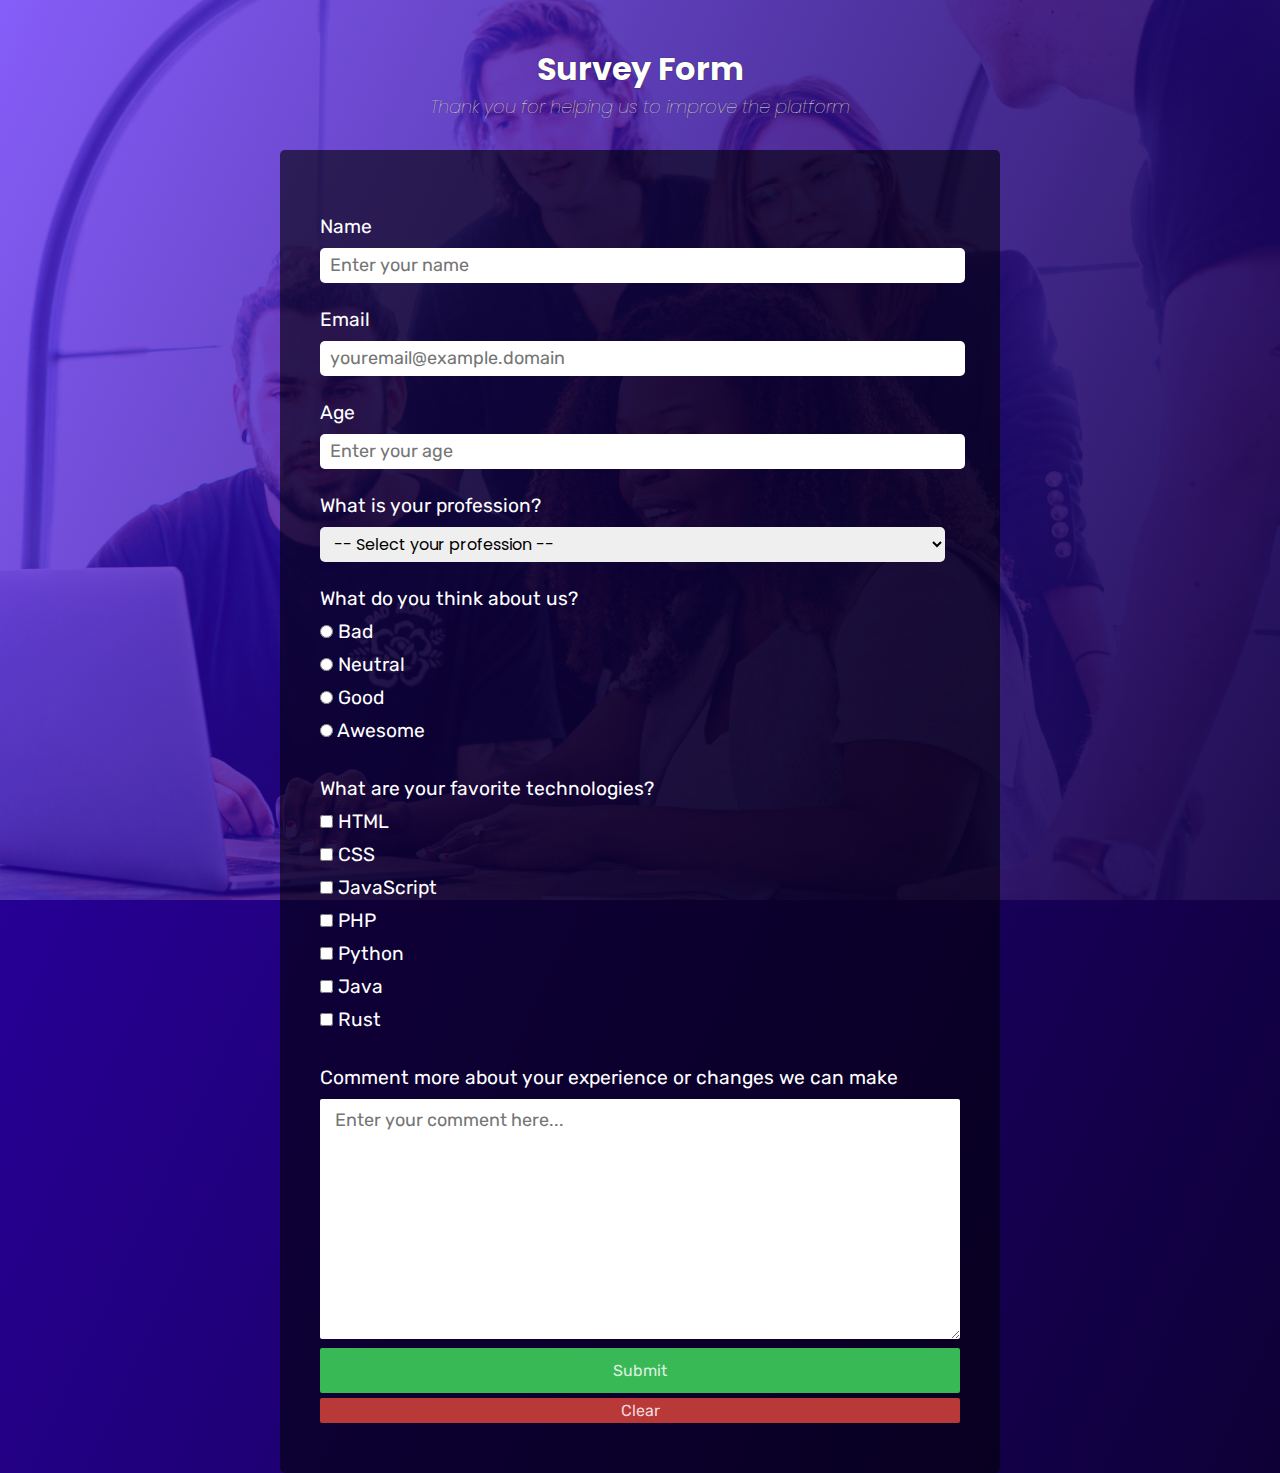
<file: form-survey/index.html>
<!DOCTYPE html>
<html lang="en">
<head>
    <meta charset="UTF-8">
    <meta http-equiv="X-UA-Compatible" content="IE=edge">
    <meta name="viewport" content="width=device-width, initial-scale=1.0">
    <link rel="stylesheet" href="styles/style.css">
    <title>Survey Form</title>
</head>
<body>
    <div class="background-cover">
        <header>
            <h1 id="title" class="header">Survey Form</h1>
            <p id="description" class="header">Thank you for helping us to improve the platform</p>
        </header>
        <form action="" method="post" id="survey-form">
                <div class="field-sections">
                    <label for="name" id="name-label">Name</label>
                    <input class="form-field" type="text" name="iname" id="name" placeholder="Enter your name" required>
                </div>
                <div class="field-sections">
                    <label for="email" id="email-label">Email</label>
                    <input class="form-field" type="email" name="email" id="email" placeholder="youremail@example.domain" pattern="[a-z0-9._%+-]+@[a-z0-9.-]+\.[a-z]{2,4}" required>
                </div>
                <div class="field-sections">
                    <label for="number" id="number-label">Age</label>
                    <input class="form-field" type="number" name="number" id="number" placeholder="Enter your age" min="13" max="120" required>
                </div>
                <div class="field-sections">
                    <label for="dropdown">What is your profession?</label>
                    <select title="profession" name="dropdown" id="dropdown" class="form-field">
                        <option value="select" selected disabled>-- Select your profession --</option>
                        <option value="profession">Professor</option>
                        <option value="student">Student</option>
                        <option value="programmer">Programmer</option>
                        <option value="None">Other</option>
                    </select>
                </div>
                <div class="field-sections">
                    <p class="form-p">What do you think about us?</p>
                    <label for="rating-low">
                        <input type="radio" name="rating-radio" id="rating-low" value="bad"> Bad
                    </label>
                    <label for="rating-neutral">
                        <input type="radio" name="rating-radio" id="rating-neutral" value="neutral"> Neutral
                    </label>
                    <label for="rating-good">
                        <input type="radio" name="rating-radio" id="rating-good" value="good"> Good
                    </label>
                    <label for="rating-awesome">
                        <input type="radio" name="rating-radio" id="rating-awesome" value="awesome"> Awesome
                    </label>
                </div>
                <div class="field-sections">
                    <p class="form-p">What are your favorite technologies?</p>
                    <label for="html-tec">
                        <input type="checkbox" name="html-tec" id="html-tec" value="html"> HTML
                    </label>
                    <label for="css-tec">
                        <input type="checkbox" name="css-tec" id="css-tec" value="css"> CSS
                    </label>
                    <label for="js-tec">
                        <input type="checkbox" name="js-tec" id="js-tec" value="javascript"> JavaScript
                    </label>
                    <label for="php-tec">
                        <input type="checkbox" name="php-tec" id="php-tec" value="php"> PHP
                    </label>
                    <label for="python-tec">
                        <input type="checkbox" name="python-tec" id="python-tec" value="python"> Python
                    </label>
                    <label for="java-tec">
                        <input type="checkbox" name="java-tec" id="java-tec" value="java"> Java
                    </label>
                    <label for="rust-tec">
                        <input type="checkbox" name="rust-tec" id="rust-tec" value="rust"> Rust
                    </label>
                </div>
                <div class="field-sections">
                    <label for="suggestions" class="field">Comment more about your experience or changes we can make</label>
                    <textarea name="suggestions" id="suggestions" cols="30" rows="10" maxlength="1000" placeholder="Enter your comment here..."></textarea>
                </div>
                <input id="submit" type="submit" value="Submit" class="submit-button">
                <input id="reset" type="reset" value="Clear" class="clear-button">
        </form>
    </div>
</body>
</html>
</file>
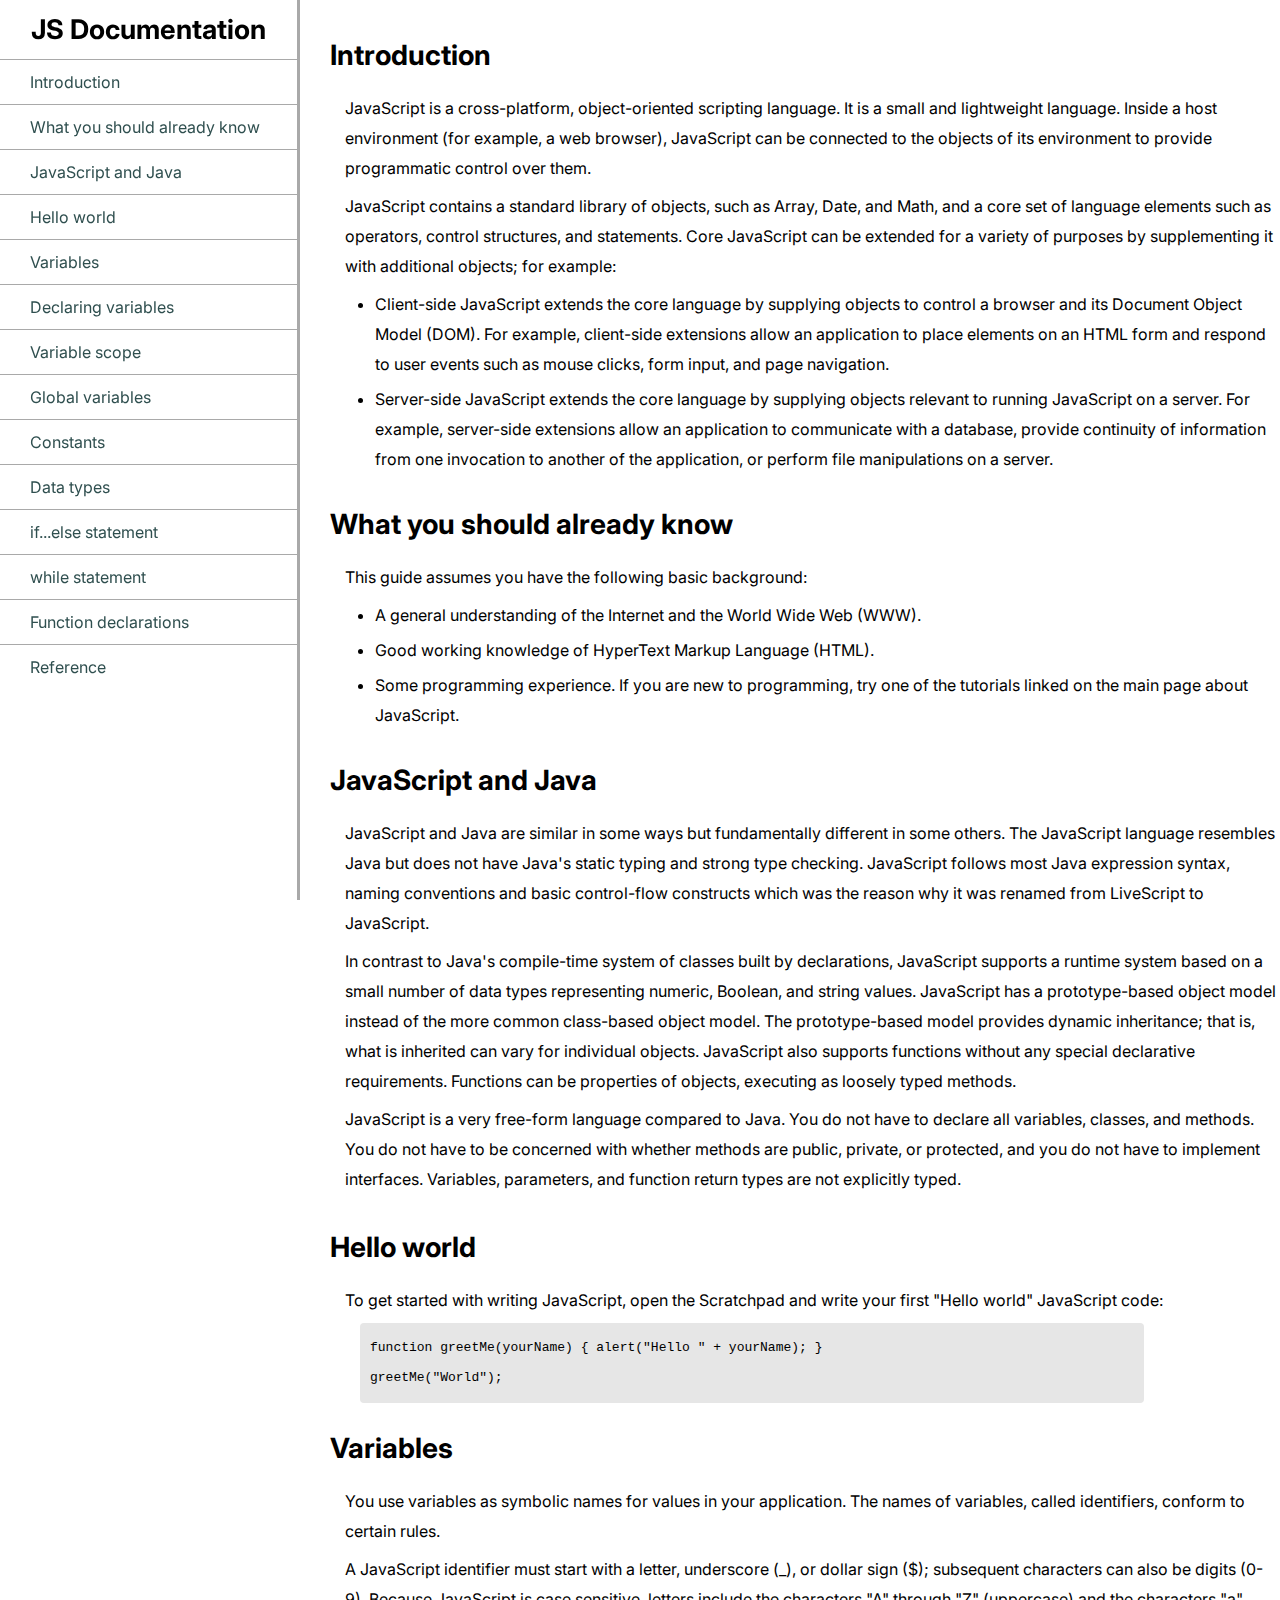
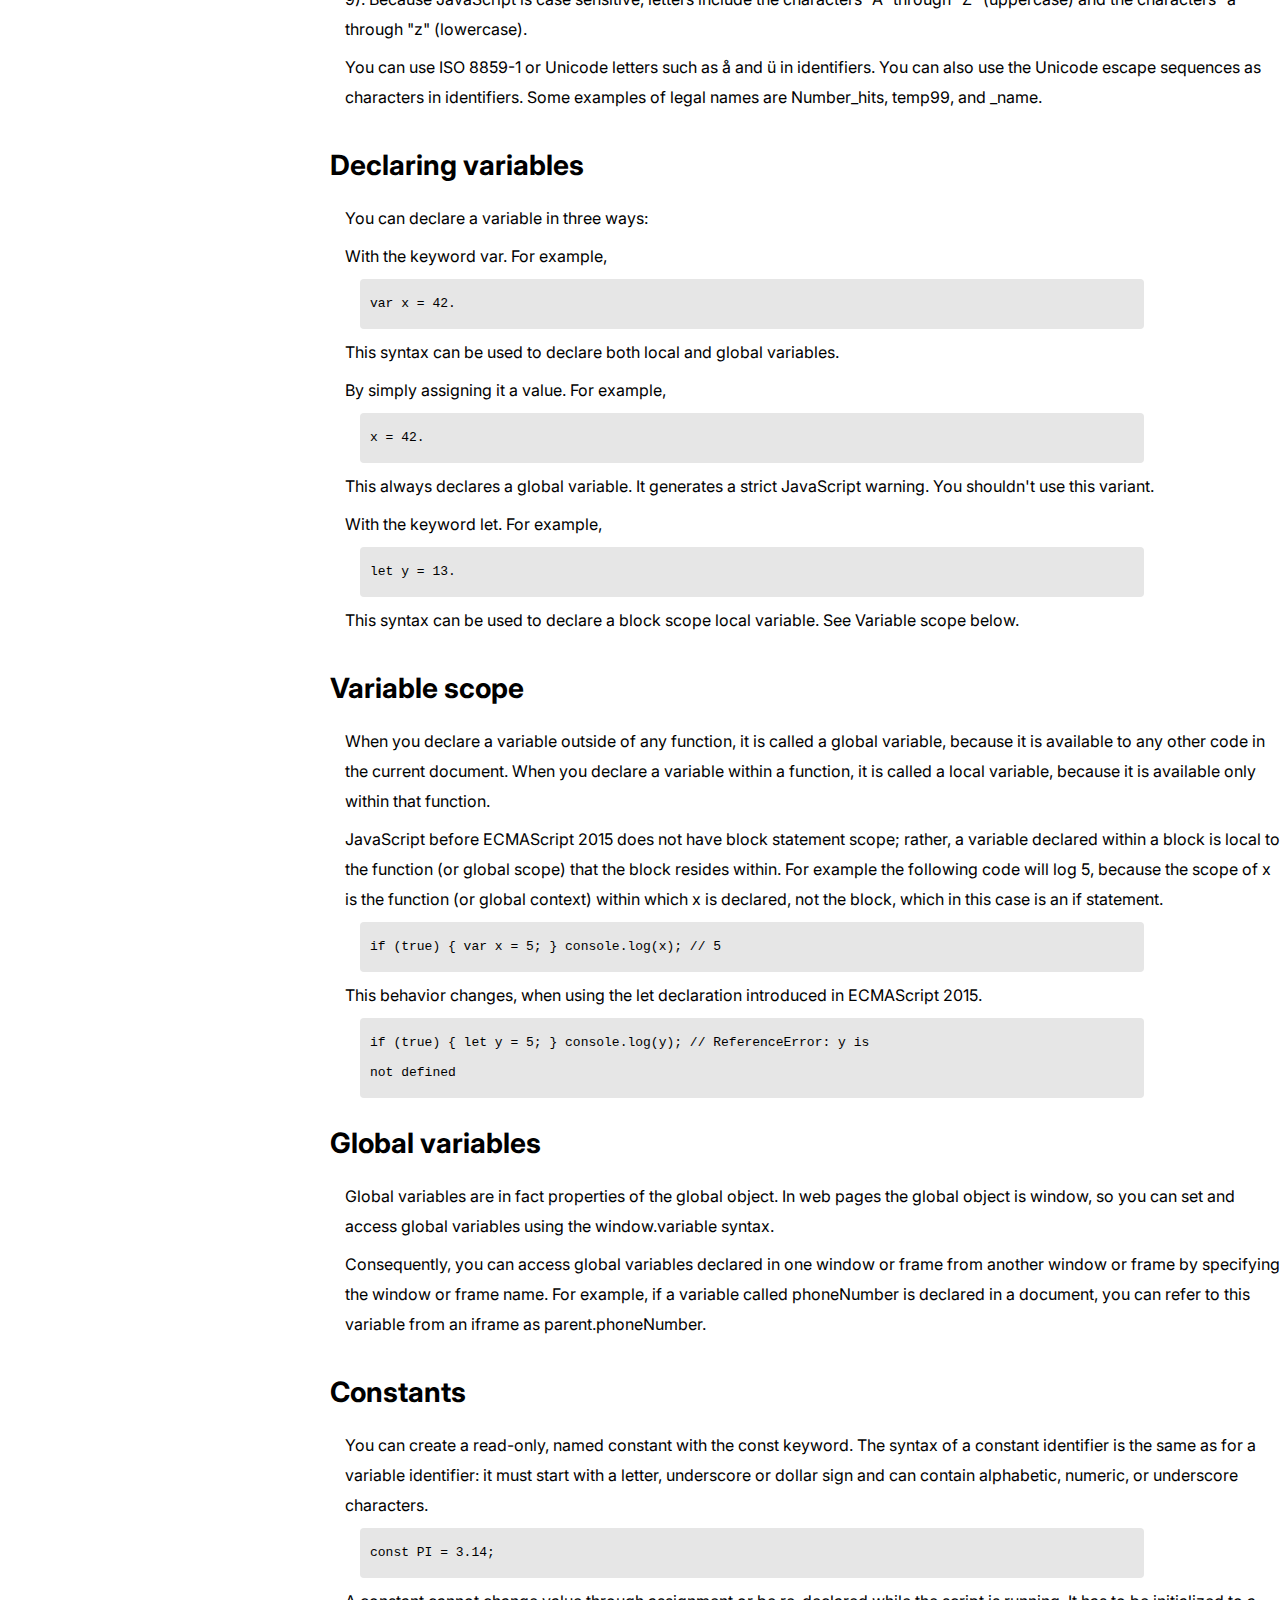
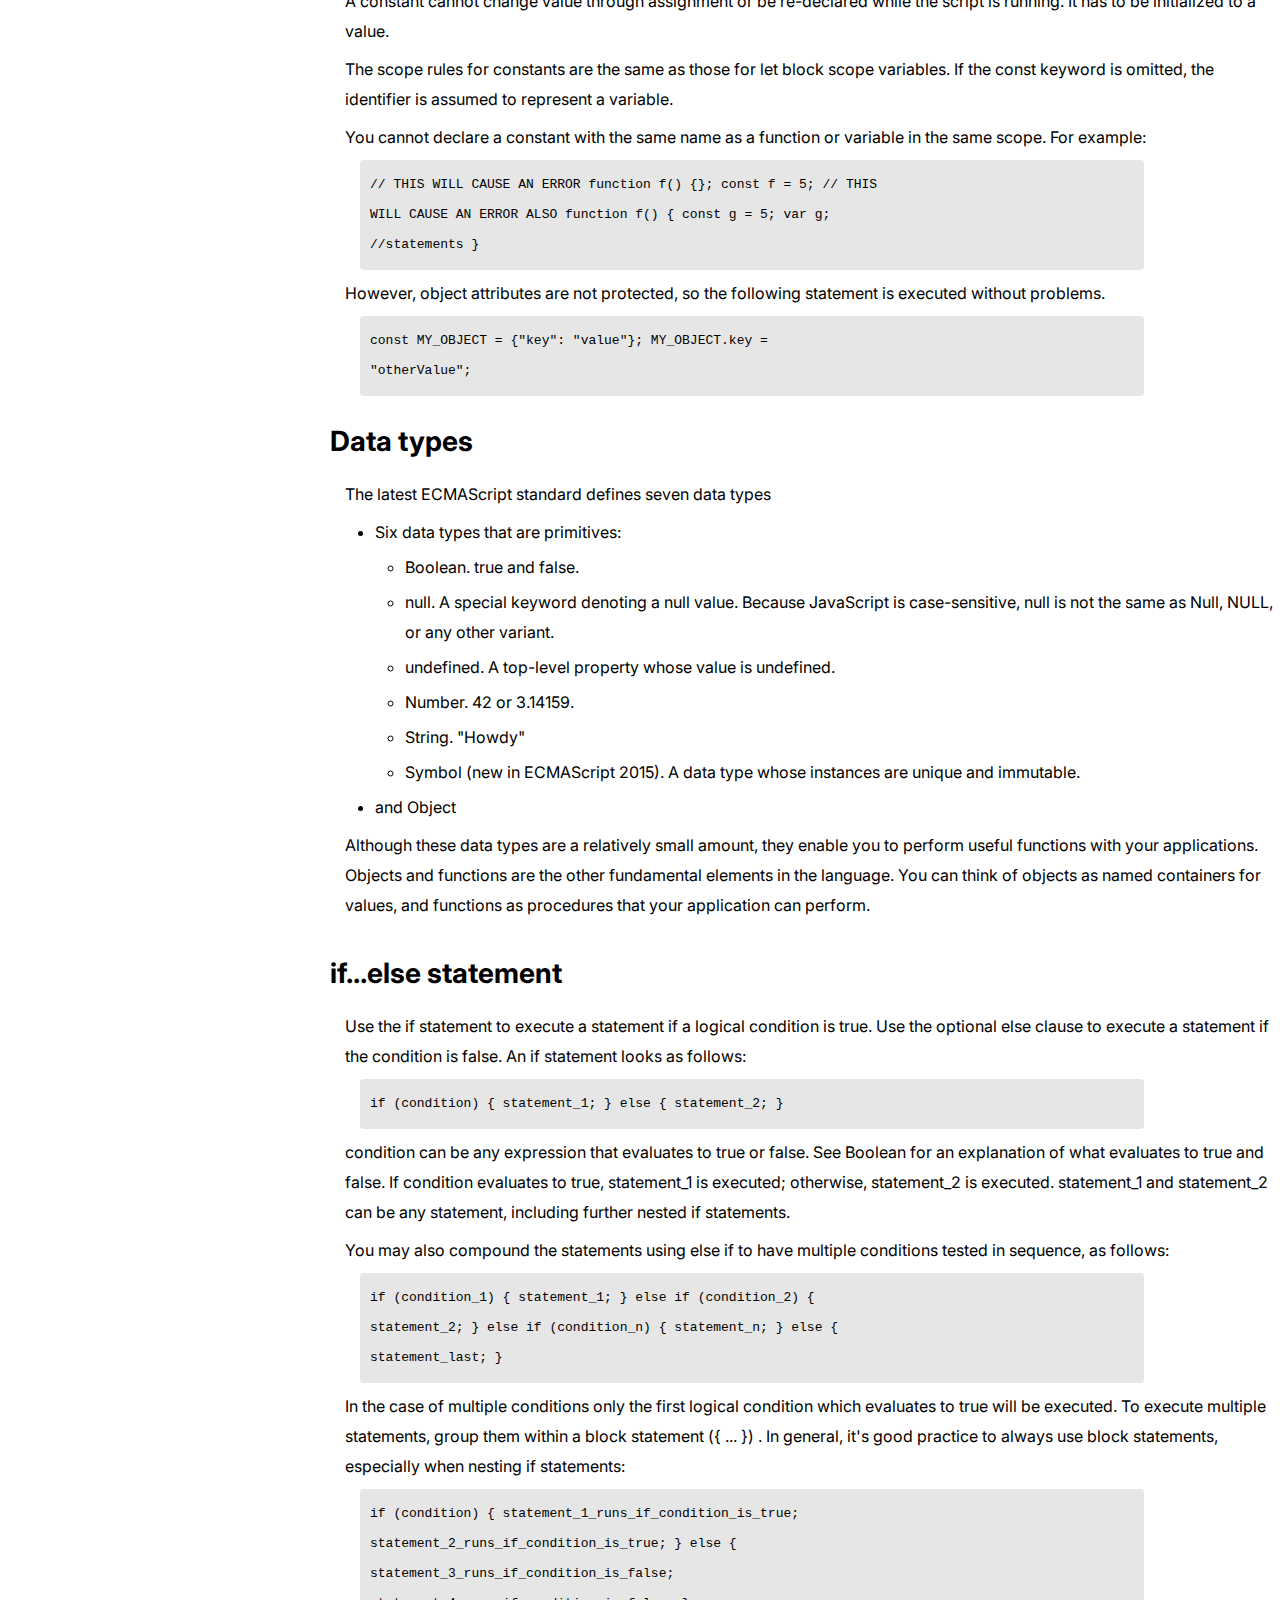
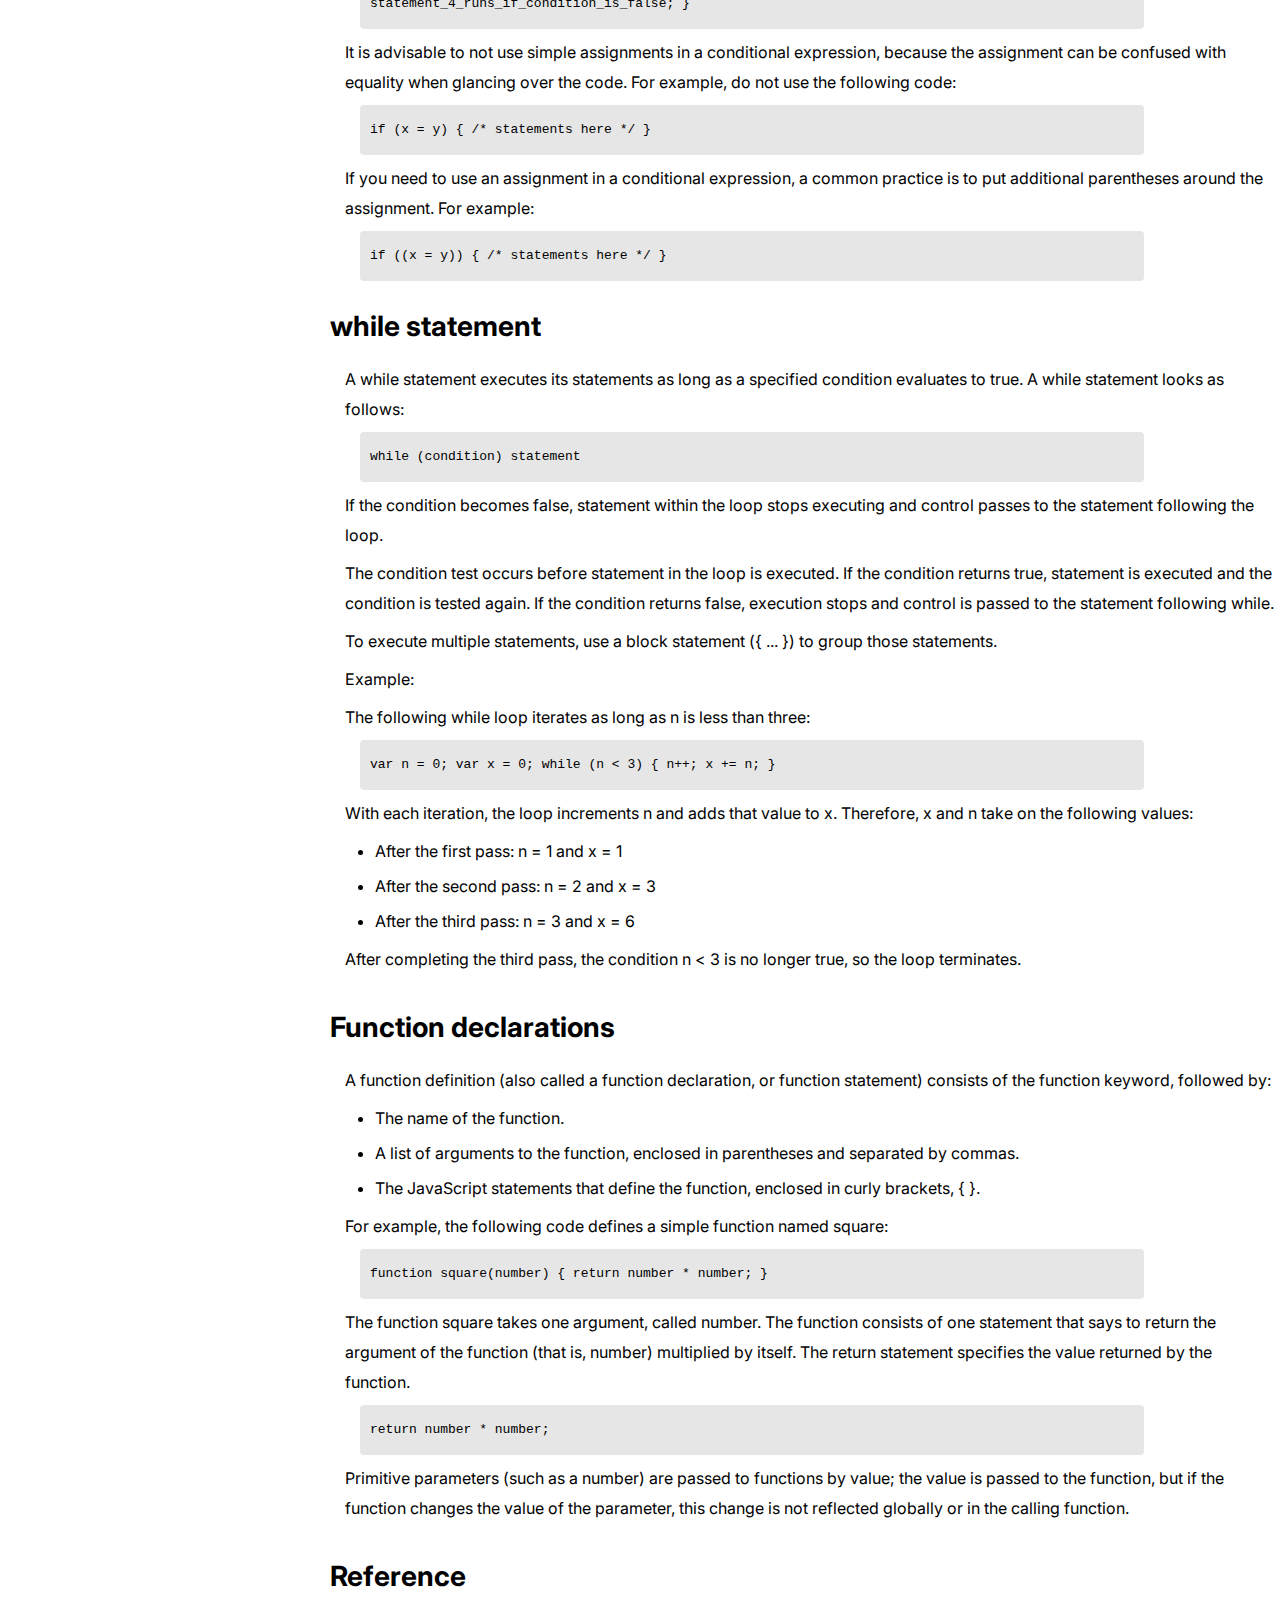
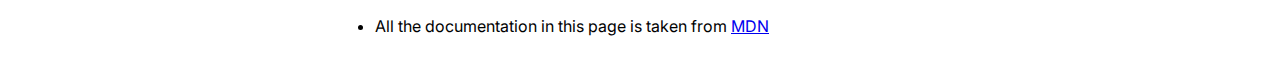
<file: technical-documentation-page/index.html>
<!DOCTYPE html>
<html lang="en">
<head>
    <meta charset="UTF-8">
    <meta http-equiv="X-UA-Compatible" content="IE=edge">
    <meta name="viewport" content="width=device-width, initial-scale=1.0">
    <link href="https://fonts.googleapis.com/css2?family=Inter:wght@100;200;300;400;500;600;700;800;900&display=swap" rel="stylesheet">
    <link rel="stylesheet" href="styles/styles.css">
    <title>JS Documentation</title>
</head>
<body>
    <nav id="navbar">
        <header>
            <h1>JS Documentation</h1>
        </header>
        <div class="link-scroll">
            <a href="#Introduction" class="nav-link">
            Introduction
            </a>
            <a href="#What_you_should_already_know" class="nav-link">
            What you should already know
            </a>
            <a href="#JavaScript_and_Java" class="nav-link">
            JavaScript and Java
            </a>
            <a href="#Hello_world" class="nav-link">
            Hello world
            </a>
            <a href="#Variables" class="nav-link">
            Variables
            </a>
            <a href="#Declaring_variables" class="nav-link">
            Declaring variables
            </a>
            <a href="#Variable_scope" class="nav-link">
            Variable scope
            </a>
            <a href="#Global_variables" class="nav-link">
            Global variables
            </a>
            <a href="#Constants" class="nav-link">
            Constants
            </a>
            <a href="#Data_types" class="nav-link">
            Data types
            </a>
            <a href="#if...else_statement" class="nav-link">
            if...else statement
            </a>
            <a href="#while_statement" class="nav-link">
            while statement
            </a>
            <a href="#Function_declarations" class="nav-link">
            Function declarations
            </a>
            <a href="#Reference" class="nav-link">
            Reference
            </a>
        </div>
    </nav>
    <main id="main-doc">
        <section id="Introduction" class="main-section">
            <header>
                <h1>Introduction</h1>
            </header>
            <p>
                JavaScript is a cross-platform, object-oriented scripting language. It is a small and lightweight language. Inside a host environment (for example, a web browser), JavaScript can be connected to the objects of its environment to provide programmatic control over them.
            </p>
            <p>
                JavaScript contains a standard library of objects, such as Array, Date, and Math, and a core set of language elements such as operators, control structures, and statements. Core JavaScript can be extended for a variety of purposes by supplementing it with additional objects; for example:
            </p>
            <ul>
                <li>
                    Client-side JavaScript extends the core language by supplying objects to control a browser and its Document Object Model (DOM). For example, client-side extensions allow an application to place elements on an HTML form and respond to user events such as mouse clicks, form input, and page navigation.
                </li>
                <li>
                    Server-side JavaScript extends the core language by supplying objects relevant to running JavaScript on a server. For example, server-side extensions allow an application to communicate with a database, provide continuity of information from one invocation to another of the application, or perform file manipulations on a server.
                </li>
            </ul>
        </section>
        <section id="What_you_should_already_know" class="main-section">
            <header>
                <h1>What you should already know</h1>
            </header>
            <p>
                This guide assumes you have the following basic background:
            </p>
            <ul>
                <li>
                    A general understanding of the Internet and the World Wide Web (WWW).
                </li>
                <li>
                    Good working knowledge of HyperText Markup Language (HTML).
                </li>
                <li>
                    Some programming experience. If you are new to programming, try one of the tutorials linked on the main page about JavaScript.
                </li>
            </ul>
        </section>
        <section id="JavaScript_and_Java" class="main-section">
            <header>
                <h1>JavaScript and Java</h1>
            </header>
            <p>
                JavaScript and Java are similar in some ways but fundamentally different in some others. The JavaScript language resembles Java but does not have Java's static typing and strong type checking. JavaScript follows most Java expression syntax, naming conventions and basic control-flow constructs which was the reason why it was renamed from LiveScript to JavaScript.
            </p>
            <p>
                In contrast to Java's compile-time system of classes built by declarations, JavaScript supports a runtime system based on a small number of data types representing numeric, Boolean, and string values. JavaScript has a prototype-based object model instead of the more common class-based object model. The prototype-based model provides dynamic inheritance; that is, what is inherited can vary for individual objects. JavaScript also supports functions without any special declarative requirements. Functions can be properties of objects, executing as loosely typed methods.
            </p>
            <p>
                JavaScript is a very free-form language compared to Java. You do not have to declare all variables, classes, and methods. You do not have to be concerned with whether methods are public, private, or protected, and you do not have to implement interfaces. Variables, parameters, and function return types are not explicitly typed.
            </p>
        </section>
        <section id="Hello_world" class="main-section">
            <header>
                <h1>Hello world</h1>
            </header>
            <p>
                To get started with writing JavaScript, open the Scratchpad and write your first "Hello world" JavaScript code:
            </p>
            <code>function greetMe(yourName) { alert("Hello " + yourName); }
                    greetMe("World");
            </code>
        </section>
        <section id="Variables" class="main-section">
            <header>
                <h1>Variables</h1>
            </header>
            <p>
                You use variables as symbolic names for values in your application. The names of variables, called identifiers, conform to certain rules.
            </p>
            <p>
                A JavaScript identifier must start with a letter, underscore (_), or dollar sign ($); subsequent characters can also be digits (0-9). Because JavaScript is case sensitive, letters include the characters "A" through "Z" (uppercase) and the characters "a" through "z" (lowercase).
            </p>
            <p>
                You can use ISO 8859-1 or Unicode letters such as å and ü in identifiers. You can also use the Unicode escape sequences as characters in identifiers. Some examples of legal names are Number_hits, temp99, and _name.
            </p>
        </section>
        <section id="Declaring_variables" class="main-section">
            <header>
                <h1>Declaring variables</h1>
            </header>
            <p>
                You can declare a variable in three ways:
            </p>
            <p>
                With the keyword var. For example,
            </p>
            <code>var x = 42.
            </code>
            <p>
                This syntax can be used to declare both local and global variables.
            </p>
            <p>
                By simply assigning it a value. For example,
            </p>
            <code>x = 42.
            </code>
            <p>
                This always declares a global variable. It generates a strict JavaScript warning. You shouldn't use this variant.
            </p>
            <p>
                With the keyword let. For example,
            </p>
            <code>let y = 13.
            </code>
            <p>
                This syntax can be used to declare a block scope local variable. See Variable scope below.
            </p>
        </section>
        <section id="Variable_scope" class="main-section">
            <header>
                <h1>Variable scope</h1>
            </header>
            <p>
                When you declare a variable outside of any function, it is called a global variable, because it is available to any other code in the current document. When you declare a variable within a function, it is called a local variable, because it is available only within that function.
            </p>
            <p>
                JavaScript before ECMAScript 2015 does not have block statement scope; rather, a variable declared within a block is local to the function (or global scope) that the block resides within. For example the following code will log 5, because the scope of x is the function (or global context) within which x is declared, not the block, which in this case is an if statement.
            </p>
            <code>if (true) { var x = 5; } console.log(x); // 5
            </code>
            <p>
                This behavior changes, when using the let declaration introduced in ECMAScript 2015.
            </p>
            <code>if (true) { let y = 5; } console.log(y); // ReferenceError: y is
                not defined
            </code>
        </section>
        <section id="Global_variables" class="main-section">
            <header>
                <h1>Global variables</h1>
            </header>
            <p>
                Global variables are in fact properties of the global object. In web pages the global object is window, so you can set and access global variables using the window.variable syntax.
            </p>
            <p>
                Consequently, you can access global variables declared in one window or frame from another window or frame by specifying the window or frame name. For example, if a variable called phoneNumber is declared in a document, you can refer to this variable from an iframe as parent.phoneNumber.
            </p>
        </section>
        <section id="Constants" class="main-section">
            <header>
                <h1>Constants</h1>
            </header>
            <p>
                You can create a read-only, named constant with the const keyword. The syntax of a constant identifier is the same as for a variable identifier: it must start with a letter, underscore or dollar sign and can contain alphabetic, numeric, or underscore characters.
            </p>
            <code>const PI = 3.14;
            </code>
            <p>
                A constant cannot change value through assignment or be re-declared while the script is running. It has to be initialized to a value.
            </p>
            <p>
                The scope rules for constants are the same as those for let block scope variables. If the const keyword is omitted, the identifier is assumed to represent a variable.
            </p>
            <p>
                You cannot declare a constant with the same name as a function or variable in the same scope. For example:
            </p>
            <code>// THIS WILL CAUSE AN ERROR function f() {}; const f = 5; // THIS
                WILL CAUSE AN ERROR ALSO function f() { const g = 5; var g;
                //statements }
            </code>
            <p>
                However, object attributes are not protected, so the following statement is executed without problems.
            </p>
            <code>const MY_OBJECT = {"key": "value"}; MY_OBJECT.key =
                "otherValue";
            </code>
        </section>
        <section id="Data_types" class="main-section">
            <header>
                <h1>Data types</h1>
            </header>
            <p>
                The latest ECMAScript standard defines seven data types
            </p>
            <ul>
                <li>
                    Six data types that are primitives:
                </li>
                <ul>
                    <li>
                        Boolean. true and false.
                    </li>
                    <li>
                        null. A special keyword denoting a null value. Because JavaScript is case-sensitive, null is not the same as Null, NULL, or any other variant.
                    </li>
                    <li>
                        undefined. A top-level property whose value is undefined.
                    </li>
                    <li>
                        Number. 42 or 3.14159.
                    </li>
                    <li>
                        String. "Howdy"
                    </li>
                    <li>
                        Symbol (new in ECMAScript 2015). A data type whose instances are unique and immutable.
                    </li>
                </ul>
                <li>
                    and Object
                </li>
            </ul>
            <p>
                Although these data types are a relatively small amount, they enable you to perform useful functions with your applications. Objects and functions are the other fundamental elements in the language. You can think of objects as named containers for values, and functions as procedures that your application can perform.
            </p>
        </section>
        <section id="if...else_statement" class="main-section">
            <header>
                <h1>if...else statement</h1>
            </header>
            <p>
                Use the if statement to execute a statement if a logical condition is true. Use the optional else clause to execute a statement if the condition is false. An if statement looks as follows:
            </p>
            <code>if (condition) { statement_1; } else { statement_2; }
            </code>
            <p>
                condition can be any expression that evaluates to true or false. See Boolean for an explanation of what evaluates to true and false. If condition evaluates to true, statement_1 is executed; otherwise, statement_2 is executed. statement_1 and statement_2 can be any statement, including further nested if statements.
            </p>
            <p>
                You may also compound the statements using else if to have multiple conditions tested in sequence, as follows:
            </p>
            <code>if (condition_1) { statement_1; } else if (condition_2) {
                statement_2; } else if (condition_n) { statement_n; } else {
                statement_last; }
            </code>
            <p>
                In the case of multiple conditions only the first logical condition which evaluates to true will be executed. To execute multiple statements, group them within a block statement ({ ... }) . In general, it's good practice to always use block statements, especially when nesting if statements:
            </p>
            <code>if (condition) { statement_1_runs_if_condition_is_true;
                statement_2_runs_if_condition_is_true; } else {
                statement_3_runs_if_condition_is_false;
                statement_4_runs_if_condition_is_false; }
            </code>
            <p>
                It is advisable to not use simple assignments in a conditional expression, because the assignment can be confused with equality when glancing over the code. For example, do not use the following code:
            </p>
            <code>if (x = y) { /* statements here */ }
            </code>
            <p>
                If you need to use an assignment in a conditional expression, a common practice is to put additional parentheses around the assignment. For example:
            </p>
            <code>if ((x = y)) { /* statements here */ }
            </code>
        </section>
        <section id="while_statement" class="main-section">
            <header>
                <h1>while statement</h1>
            </header>
            <p>
                A while statement executes its statements as long as a specified condition evaluates to true. A while statement looks as follows:
            </p>
            <code>while (condition) statement
            </code>
            <p>
                If the condition becomes false, statement within the loop stops executing and control passes to the statement following the loop.
            </p>
            <p>
                The condition test occurs before statement in the loop is executed. If the condition returns true, statement is executed and the condition is tested again. If the condition returns false, execution stops and control is passed to the statement following while.
            </p>
            <p>
                To execute multiple statements, use a block statement ({ ... }) to group those statements.
            </p>
            <p>
                Example:
            </p>
            <p>
                The following while loop iterates as long as n is less than three:
            </p>
            <code>var n = 0; var x = 0; while (n < 3) { n++; x += n; }
            </code>
            <p>
                With each iteration, the loop increments n and adds that value to x. Therefore, x and n take on the following values:
            </p>
            <ul>
                <li>
                    After the first pass: n = 1 and x = 1
                </li>
                <li>
                    After the second pass: n = 2 and x = 3
                </li>
                <li>
                    After the third pass: n = 3 and x = 6
                </li>
            </ul>
            <p>
                After completing the third pass, the condition n < 3 is no longer true, so the loop terminates.
            </p>
        </section>
        <section id="Function_declarations" class="main-section">
            <header>
                <h1>Function declarations</h1>
            </header>
            <p>
                A function definition (also called a function declaration, or function statement) consists of the function keyword, followed by:
            </p>
            <ul>
                <li>
                    The name of the function.
                </li>
                <li>
                    A list of arguments to the function, enclosed in parentheses and separated by commas.
                </li>
                <li>
                    The JavaScript statements that define the function, enclosed in curly brackets, { }.
                </li>
            </ul>
            <p>
                For example, the following code defines a simple function named square:
            </p>
            <code>function square(number) { return number * number; }
            </code>
            <p>
                The function square takes one argument, called number. The function consists of one statement that says to return the argument of the function (that is, number) multiplied by itself. The return statement specifies the value returned by the function.
            </p>
            <code>return number * number;
            </code>
            <p>
                Primitive parameters (such as a number) are passed to functions by value; the value is passed to the function, but if the function changes the value of the parameter, this change is not reflected globally or in the calling function.
            </p>
        </section>
        <section id="Reference" class="main-section">
            <header>
                <h1>Reference</h1>
            </header>
            <ul>
                <li>
                    All the documentation in this page is taken from <a href="https://developer.mozilla.org/en-US/docs/Web/JavaScript/Guide" target="_blank" rel="external">MDN</a>
                </li>
            </ul>
        </section>
    </main>
</body>
</html>
</file>
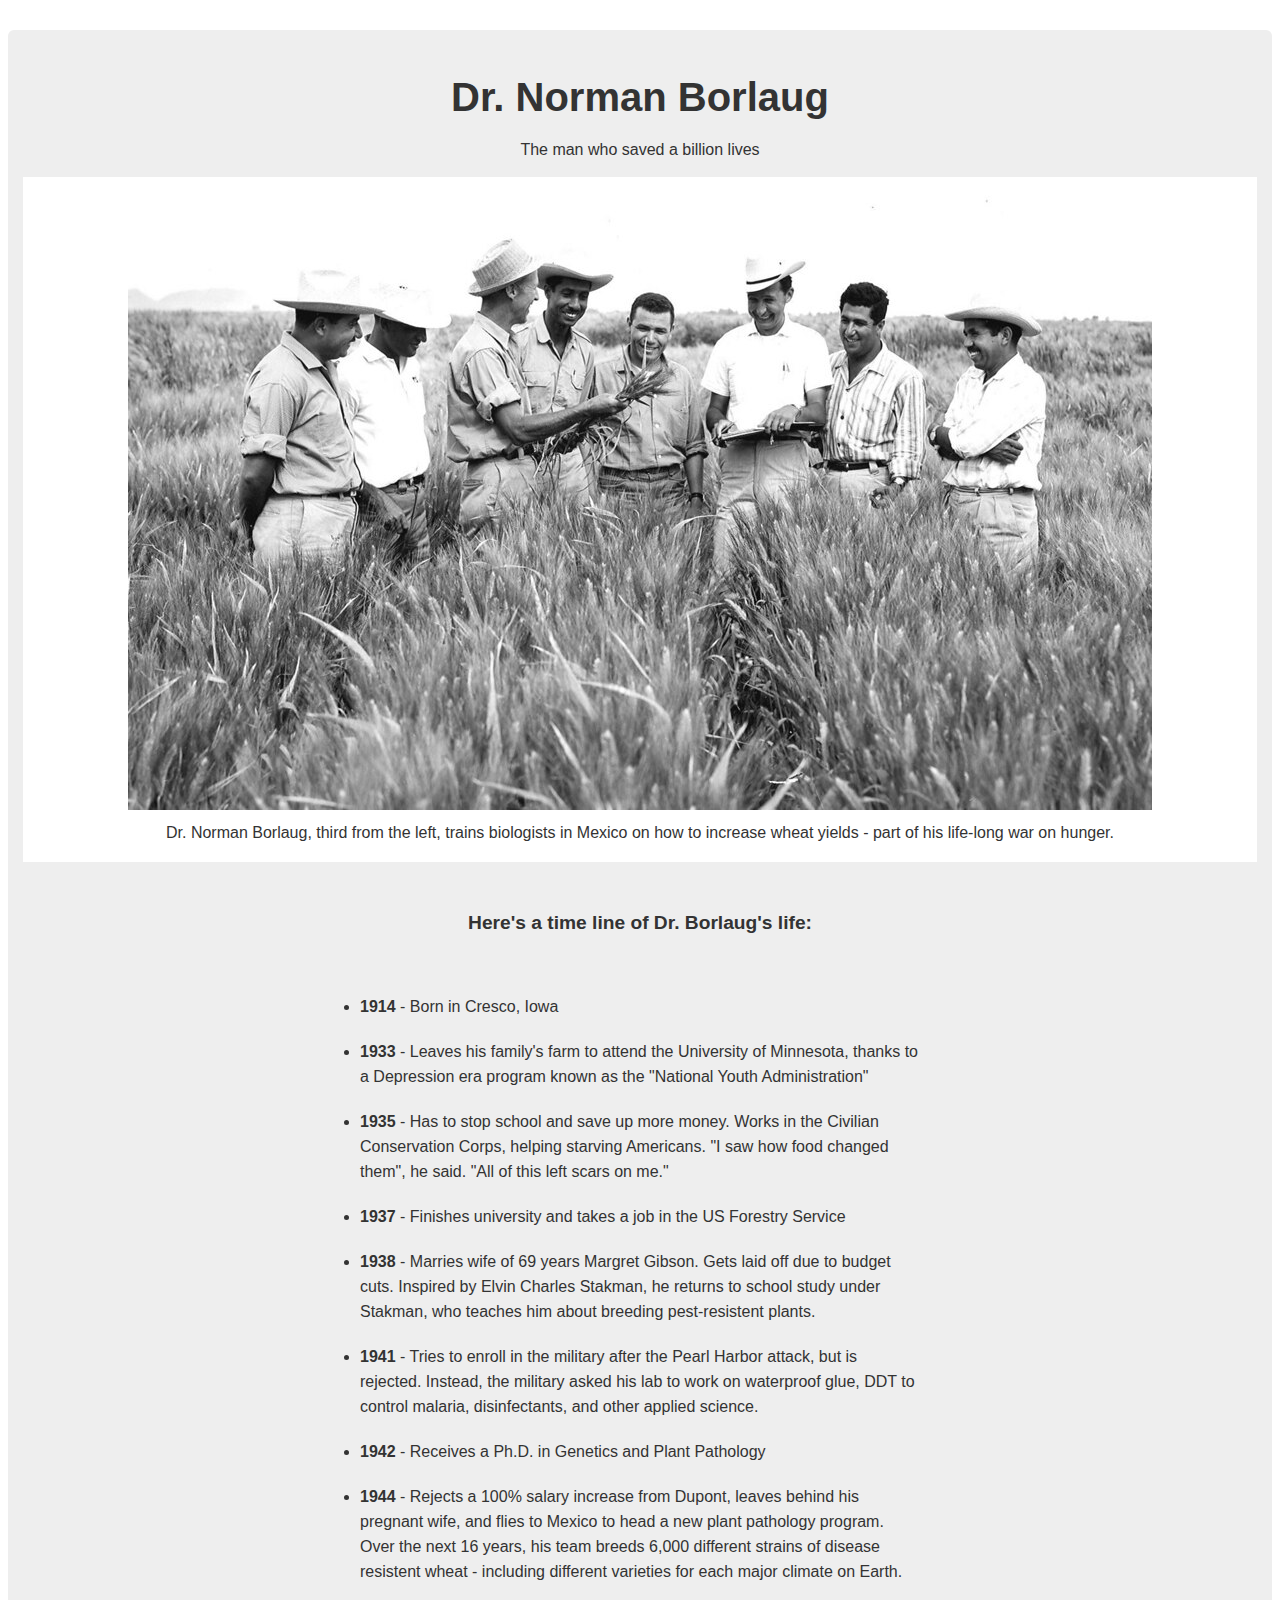
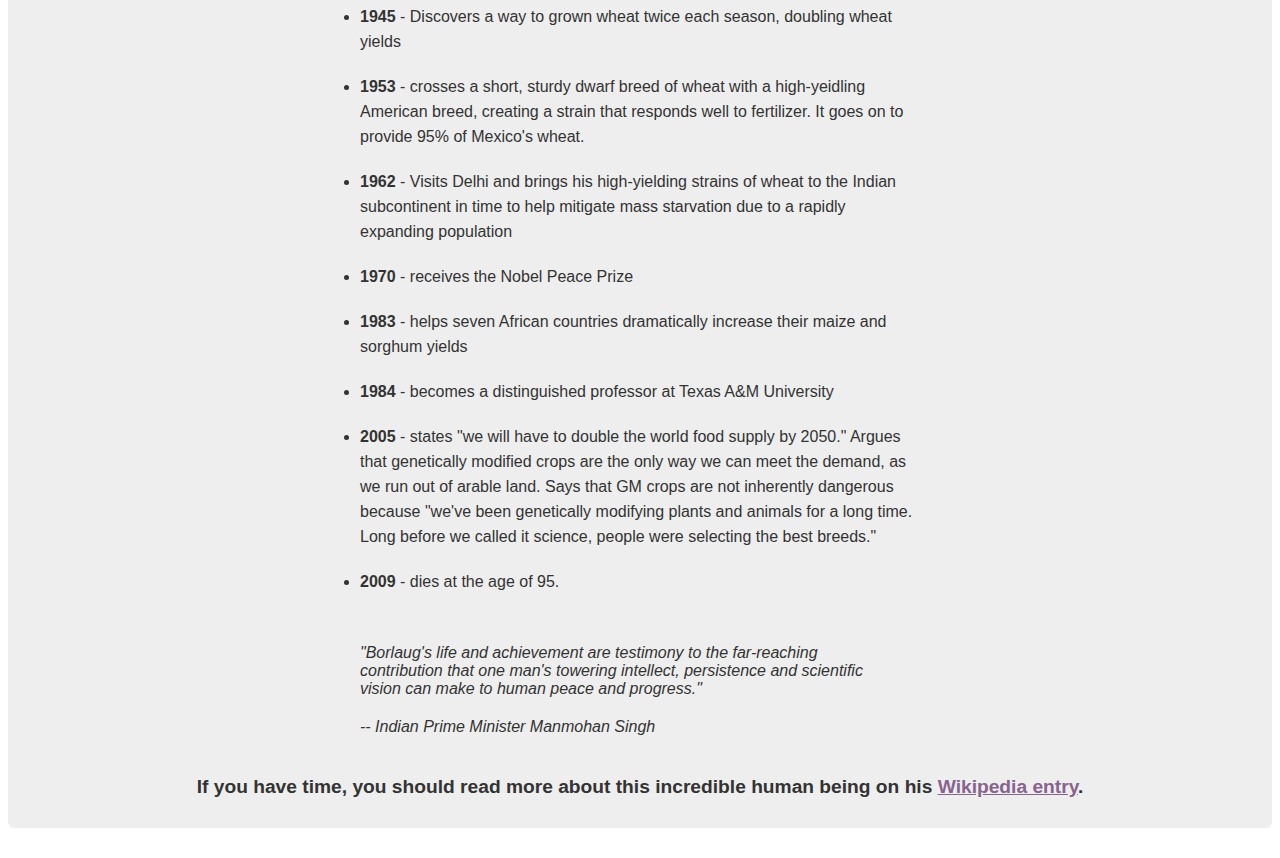
<file: tribute-page/index.html>
<!DOCTYPE html>
<html lang="en">
<head>
    <meta charset="UTF-8">
    <meta http-equiv="X-UA-Compatible" content="IE=edge">
    <meta name="viewport" content="width=device-width, initial-scale=1.0">
    <link rel="stylesheet" href="styles/styles.css">
    <title>Norman Borlaug Tribute</title>
</head>
<body>
    <div class="body-content">
        <header>
            <h1 id="title">Dr. Norman Borlaug</h1>
            <p>The man who saved a billion lives</p>
        </header>
        <main id="main">
            <figure id="img-div">
                <img id="image" src="images/tribute-page-main-image.jpg" alt="Dr Norman Borlaug with seven men in a rural region">
                <figcaption id="img-caption">Dr. Norman Borlaug, third from the left, trains biologists in Mexico on how to increase wheat yields - part of his life-long war on hunger.</figcaption>
            </figure>
            <h1 class="bold">Here's a time line of Dr. Borlaug's life:</h1>
            <div class="timeline">
                <ul>
                    <li>
                        <span class="bold">1914</span> - Born in Cresco, Iowa
                    </li>
                    <li>
                        <span class="bold">1933</span> - Leaves his family's farm to attend the University of Minnesota, thanks to a Depression era program known as the "National Youth Administration"
                    </li>
                    <li>
                        <span class="bold">1935</span> - Has to stop school and save up more money. Works in the Civilian Conservation Corps, helping starving Americans. "I saw how food changed them", he said. "All of this left scars on me."
                    </li>
                    <li>
                        <span class="bold">1937</span> - Finishes university and takes a job in the US Forestry Service
                    </li>
                    <li>
                        <span class="bold">1938</span> - Marries wife of 69 years Margret Gibson. Gets laid off due to budget cuts. Inspired by Elvin Charles Stakman, he returns to school study under Stakman, who teaches him about breeding pest-resistent plants.
                    </li>
                    <li>
                        <span class="bold">1941</span> - Tries to enroll in the military after the Pearl Harbor attack, but is rejected. Instead, the military asked his lab to work on waterproof glue, DDT to control malaria, disinfectants, and other applied science.
                    </li>
                    <li>
                        <span class="bold">1942</span> - Receives a Ph.D. in Genetics and Plant Pathology
                    </li>
                    <li>
                        <span class="bold">1944</span> - Rejects a 100% salary increase from Dupont, leaves behind his pregnant wife, and flies to Mexico to head a new plant pathology program. Over the next 16 years, his team breeds 6,000 different strains of disease resistent wheat - including different varieties for each major climate on Earth.
                    </li>
                    <li>
                        <span class="bold">1945</span> - Discovers a way to grown wheat twice each season, doubling wheat yields
                    </li>
                    <li>
                        <span class="bold">1953</span> - crosses a short, sturdy dwarf breed of wheat with a high-yeidling American breed, creating a strain that responds well to fertilizer. It goes on to provide 95% of Mexico's wheat.
                    </li>
                    <li>
                        <span class="bold">1962</span> - Visits Delhi and brings his high-yielding strains of wheat to the Indian subcontinent in time to help mitigate mass starvation due to a rapidly expanding population
                    </li>
                    <li>
                        <span class="bold">1970</span> - receives the Nobel Peace Prize
                    </li>
                    <li>
                        <span class="bold">1983</span> - helps seven African countries dramatically increase their maize and sorghum yields
                    </li>
                    <li>
                        <span class="bold">1984</span> - becomes a distinguished professor at Texas A&M University
                    </li>
                    <li>
                        <span class="bold">2005</span> - states "we will have to double the world food supply by 2050." Argues that genetically modified crops are the only way we can meet the demand, as we run out of arable land. Says that GM crops are not inherently dangerous because "we've been genetically modifying plants and animals for a long time. Long before we called it science, people were selecting the best breeds."
                    </li>
                    <li>
                        <span class="bold">2009</span> - dies at the age of 95.
                    </li>
                </ul>
                <div class="quote">
                    <blockquote class="italic">
                        "Borlaug's life and achievement are testimony to the far-reaching contribution that one man's towering intellect, persistence and scientific vision can make to human peace and progress."
                    </blockquote>
                    <p>-- Indian Prime Minister Manmohan Singh</p>
                </div>
            </div>
            <p id="tribute-info" class="bold">
                If you have time, you should read more about this incredible human being on his <a id="tribute-link" href="https://en.wikipedia.org/wiki/Norman_Borlaug" target="_blank" rel="external">Wikipedia entry</a>.
            </p>
        </main>
    </div>
</body>
</html>
</file>
<file: form-survey/styles/style.css>
@charset "UTF-8";

@import url('https://fonts.googleapis.com/css2?family=Poppins:ital,wght@0,100;0,200;0,300;0,400;0,500;0,600;0,700;0,800;0,900;1,100;1,200;1,300;1,400;1,500;1,600;1,700;1,800;1,900&family=Rubik:ital,wght@0,300;0,400;0,500;0,600;0,700;0,800;0,900;1,300;1,400;1,500;1,600;1,700;1,800;1,900&display=swap');

* {
    margin: 0;
    border: 0;
    font-family: Arial, Helvetica, sans-serif;
}

:root {
    --font1: 'Poppins', sans-serif;
    --font2: 'Rubik', sans-serif;
    --color-bg-form: #04000c9f;
    --color-background: #0E0036;
    --color-cover: linear-gradient(115deg, #4000F5a2, #0e0036);
}

::placeholder {
    font-family: var(--font2);
    font-size: 18px;
}

body {
    background: var(--color-background) url('../images/workers-meeting.jpg') no-repeat center center fixed;
    background-size: cover;
    color: #ffffff;
}

div.background-cover {
    background: var(--color-cover);
}

header {
    text-align: center;
    text-shadow: 0px 0px 1px #000000;
    padding-top: 45px;
    padding-bottom: 30px;
}

header > h1, header > p {
    font-family: var(--font1);
}

header > p {
    font-size: 18px;
    font-weight: lighter;
    font-style: italic;
}

p.form-p {
    padding-bottom: 10px;
}

form#survey-form {
    background-color: var(--color-bg-form);
    max-width: 640px;
    margin: auto;
    padding: 45px 40px 50px 40px;
    border-radius: 5px;
}

form label, form p, form input {
    font-family: var(--font2);
}

form label, form p {
    font-size: larger;
}

form input {
    font-size: 16px;
}

div.field-sections {
    padding-top: 20px;
    padding-bottom: 5px;
    padding-right: 15px;
}

label {
    display: block;
    margin-bottom: 10px;
}

.form-field {
    width: 100%;
    height: 35px;
    border-radius: 5px;
    padding: 0px 10px;
}

input#number::-webkit-inner-spin-button {
    -webkit-appearance: none;
}

select, option {
    font-family: var(--font1);
    font-size: 16px;
}

textarea {
    width: 100%;
    border-radius: 2px;
    padding: 10px 0px 0px 15px;
    font-family: var(--font1);
    font-size: 15px;
}

input.submit-button {
    background-color: rgb(57, 185, 85);
    color: #ffffffd2;
    width: 100%;
    height: 45px;
    padding: 5px 0px;
    border-radius: 2px;
}

input.clear-button {
    background-color: rgb(185, 57, 57);
    color: #ffffffd2;
    width: 100%;
    height: 25px;
    margin-top: 5px;
    border-radius: 2px;
}

input.submit-button:hover, input.clear-button:hover {
    cursor: pointer;
}

input.submit-button:hover {
    background-color: rgb(66, 221, 100);
}

input.clear-button:hover {
    background-color: rgb(221, 66, 65);
}

input.submit-button:active {
    background-color: rgb(39, 131, 59);
}

input.clear-button:active {
    background-color: rgb(131, 39, 48);
}
</file>
<file: technical-documentation-page/styles/styles.css>
@charset "UTF-8";

* {
    margin: 0;
    padding: 0;
    box-sizing: border-box;
    scroll-behavior: smooth;
}

body {
    font-family: 'Inter', sans-serif;
}

nav {
    position: fixed;
    top: 0;
    left: 0;
    width: 300px;
    height: 100vh;
    border-right: 3px solid darkgray;
}

nav > header {
    height: 60px;
    border-bottom: 1px solid darkgray;
}

nav h1 {
    text-align: center;
    line-height: 60px;
    font-size: 1.7em;
}

nav a {
    display: block;
    padding: 12px 0;
    text-indent: 30px;
    border-bottom: 1px solid darkgray;
    text-decoration: none;
    color: darkslategray;
}

nav a:hover {
    color:darkslateblue;
}

nav a:active {
    color:black;
}

nav a:last-child {
    border-bottom: none;
}

main {
    margin-top: 25px;
    margin-left: 300px;
    line-height: 30px;
}

section.main-section {
    padding: 15px 0 15px 0;
}

section.main-section > header {
    padding-bottom: 15px;
}

section.main-section h1 {
    font-size: 1.75rem;
    text-indent: 30px;
}

section.main-section p {
    margin: 8px 0 8px 45px;
}

section.main-section ul > li {
    margin: 5px 0 5px 75px;
}

section.main-section ul > ul {
    margin: 5px 0 5px 30px;
}

section.main-section > code {
    background-color: rgb(230, 230, 230);
    display: block;
    width: 80%;
    margin-left: 60px;
    border-radius: 4px;
    white-space: pre-line;
    word-break: normal;
    word-wrap: normal;
    padding: 10px;
}

@media (max-width: 800px) {
    nav {
        position: static;
        width: 100%;
        height: 300px;
    }
    
    div.link-scroll {
        overflow: auto;
        height: 200px;
    }

    nav a {
        text-align: center;
    }

    nav a:last-child {
        border-bottom: 1px solid darkgray;
    }

    main {
        margin: 0;
    }
}
</file>
<file: tribute-page/styles/styles.css>
@charset "UTF-8";

* {
    padding: 0;
    margin: 0;
    font-family: 'Segoe UI', Tahoma, Geneva, Verdana, sans-serif;
    box-sizing: border-box;
}

.bold {
    font-weight: bold;
}

body {
    background-color: white;
    color: #333333;
}

div.body-content {
    background-color: #EEEEEE;
    margin: 30px 8px;
    border-radius: 6px;
    padding: 15px;
}

header {
    text-align: center;
}

header > h1 {
    padding-top: 30px;
    padding-bottom: 13px;
    font-size: 2.5em;
}

header > p {
    padding-top: 8px;
    padding-bottom: 18px;
}

figure {
    background-color: #fff;
    text-align: center;
}

figure > img {
    display: block;
    margin: auto;
    padding: 10px 10px;
    max-width: 100%;
}

figure > figcaption {
    padding: 1px 10px 17px 10px;
    line-height: 24px;
}

main > h1 {
    text-align: center;
    font-size: 1.2em;
    padding: 50px 0;
}

div.timeline {
    margin: 0 auto;
    max-width: 560px;
}

ul {
    padding-bottom: 30px;
}

ul > li {
    padding: 10px 0;
    line-height: 25px;
}

div.quote {
    margin-left: -20px;
    font-style: italic;
    padding: 10px 20px 40px 20px;
}

div.quote > p {
    padding-top: 20px;
}



p#tribute-info {
    font-size: 1.2em;
    text-align: center;
    padding-bottom: 15px;
}

a {
    color: #87638F;
}

a:hover {
    color: #6d207e;
}

a:active {
    color: #40004e;
}
</file>
